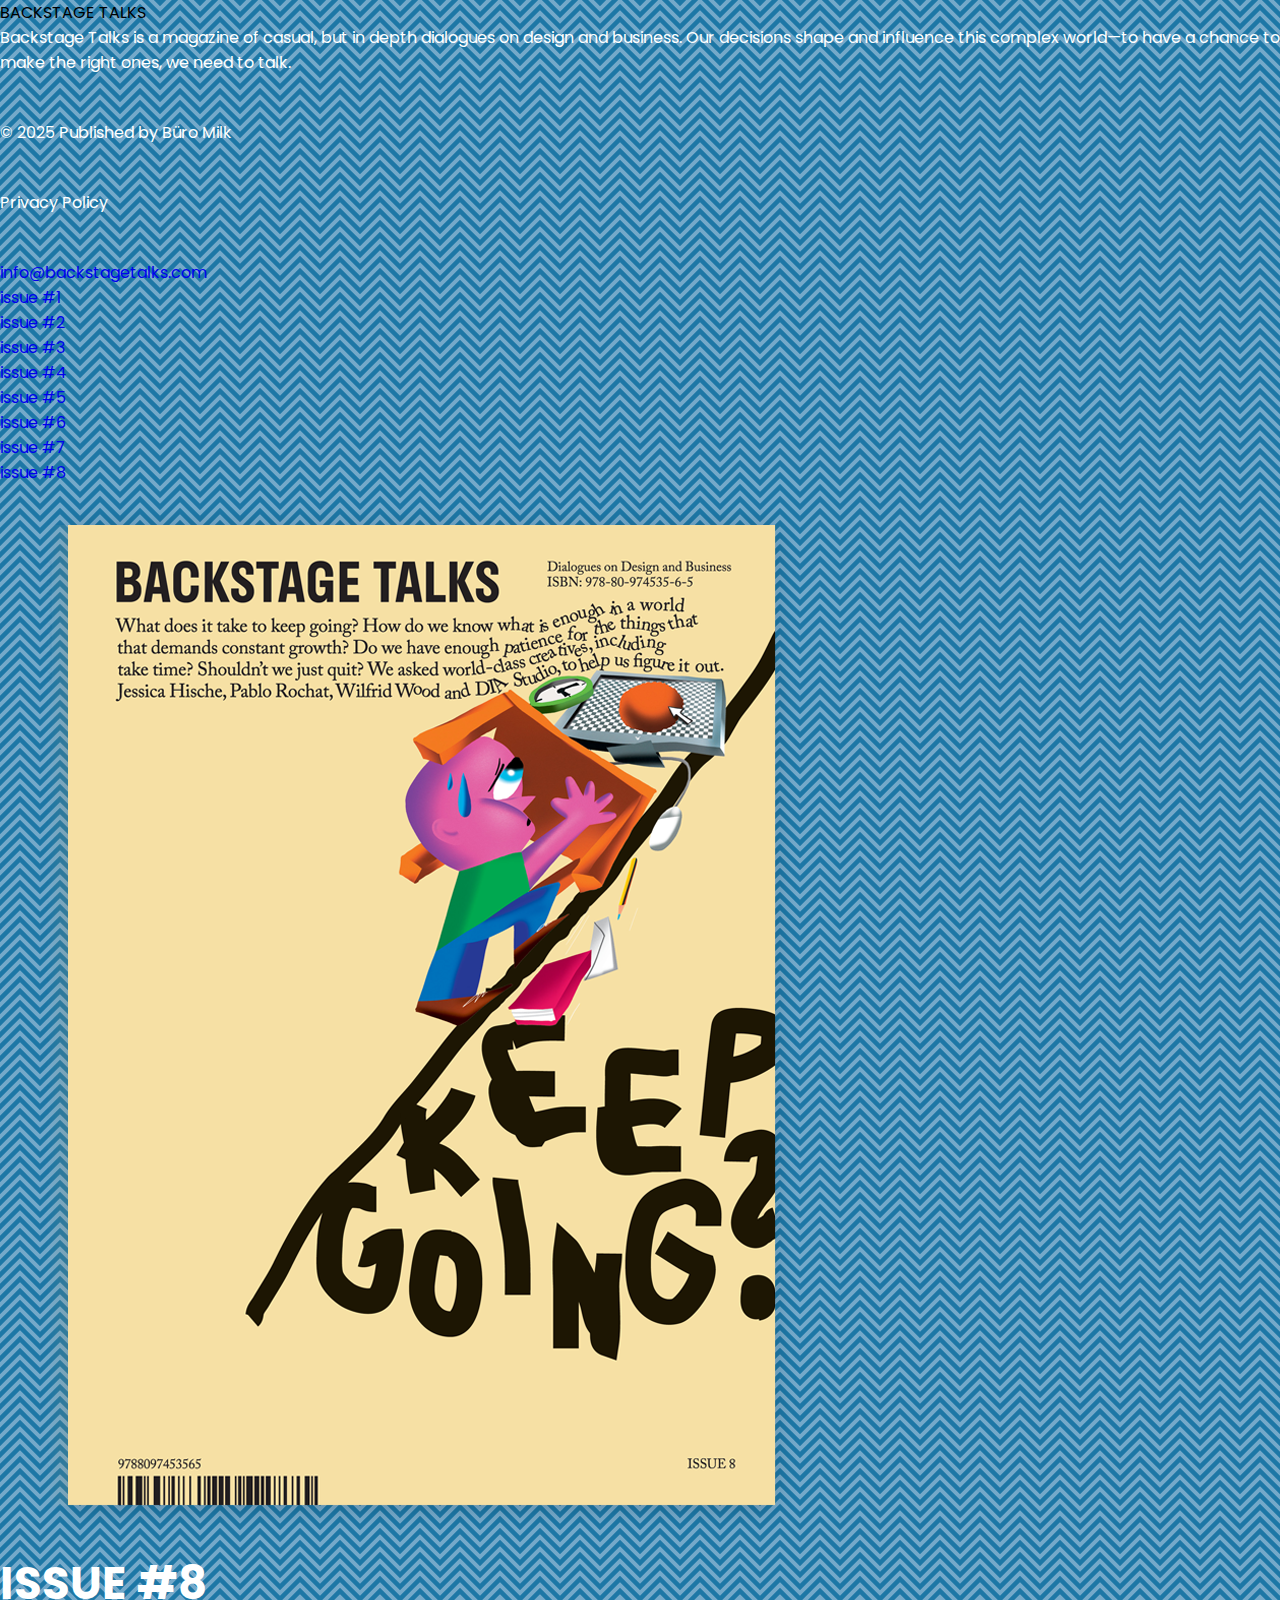
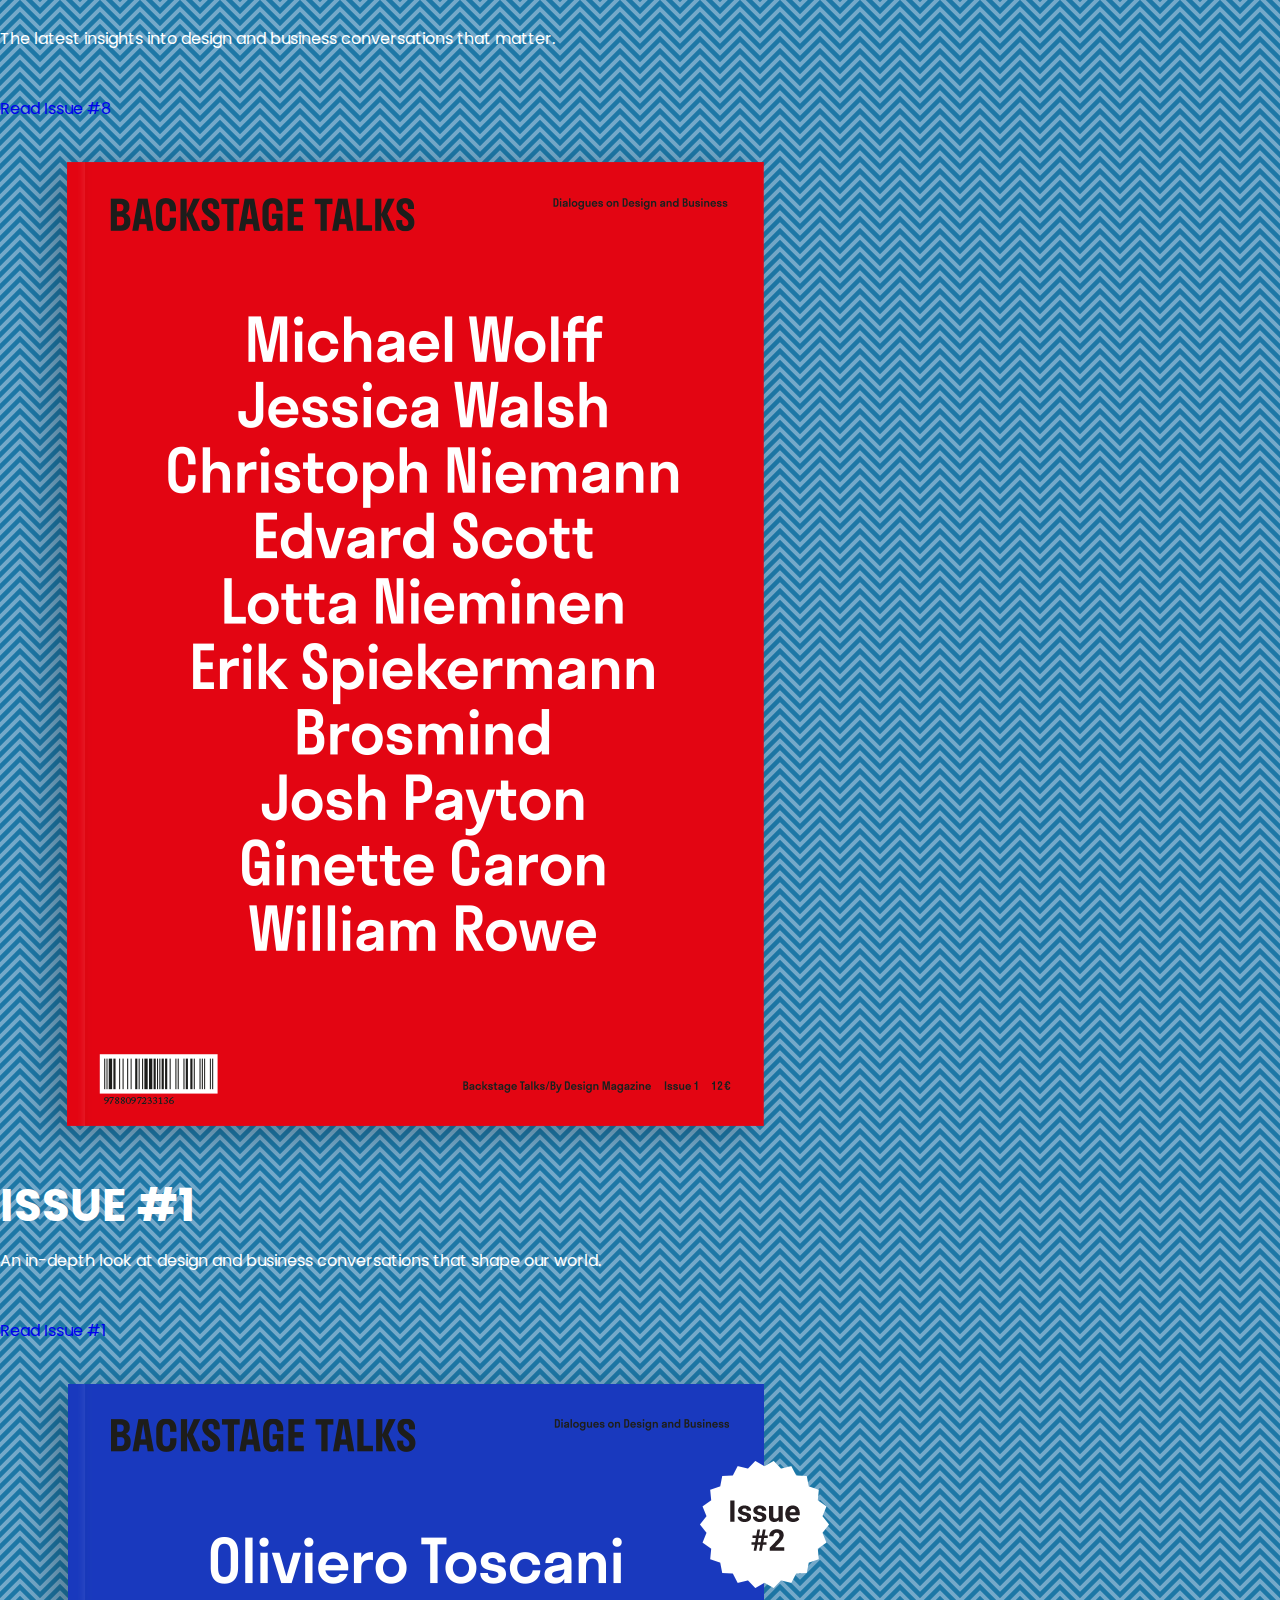
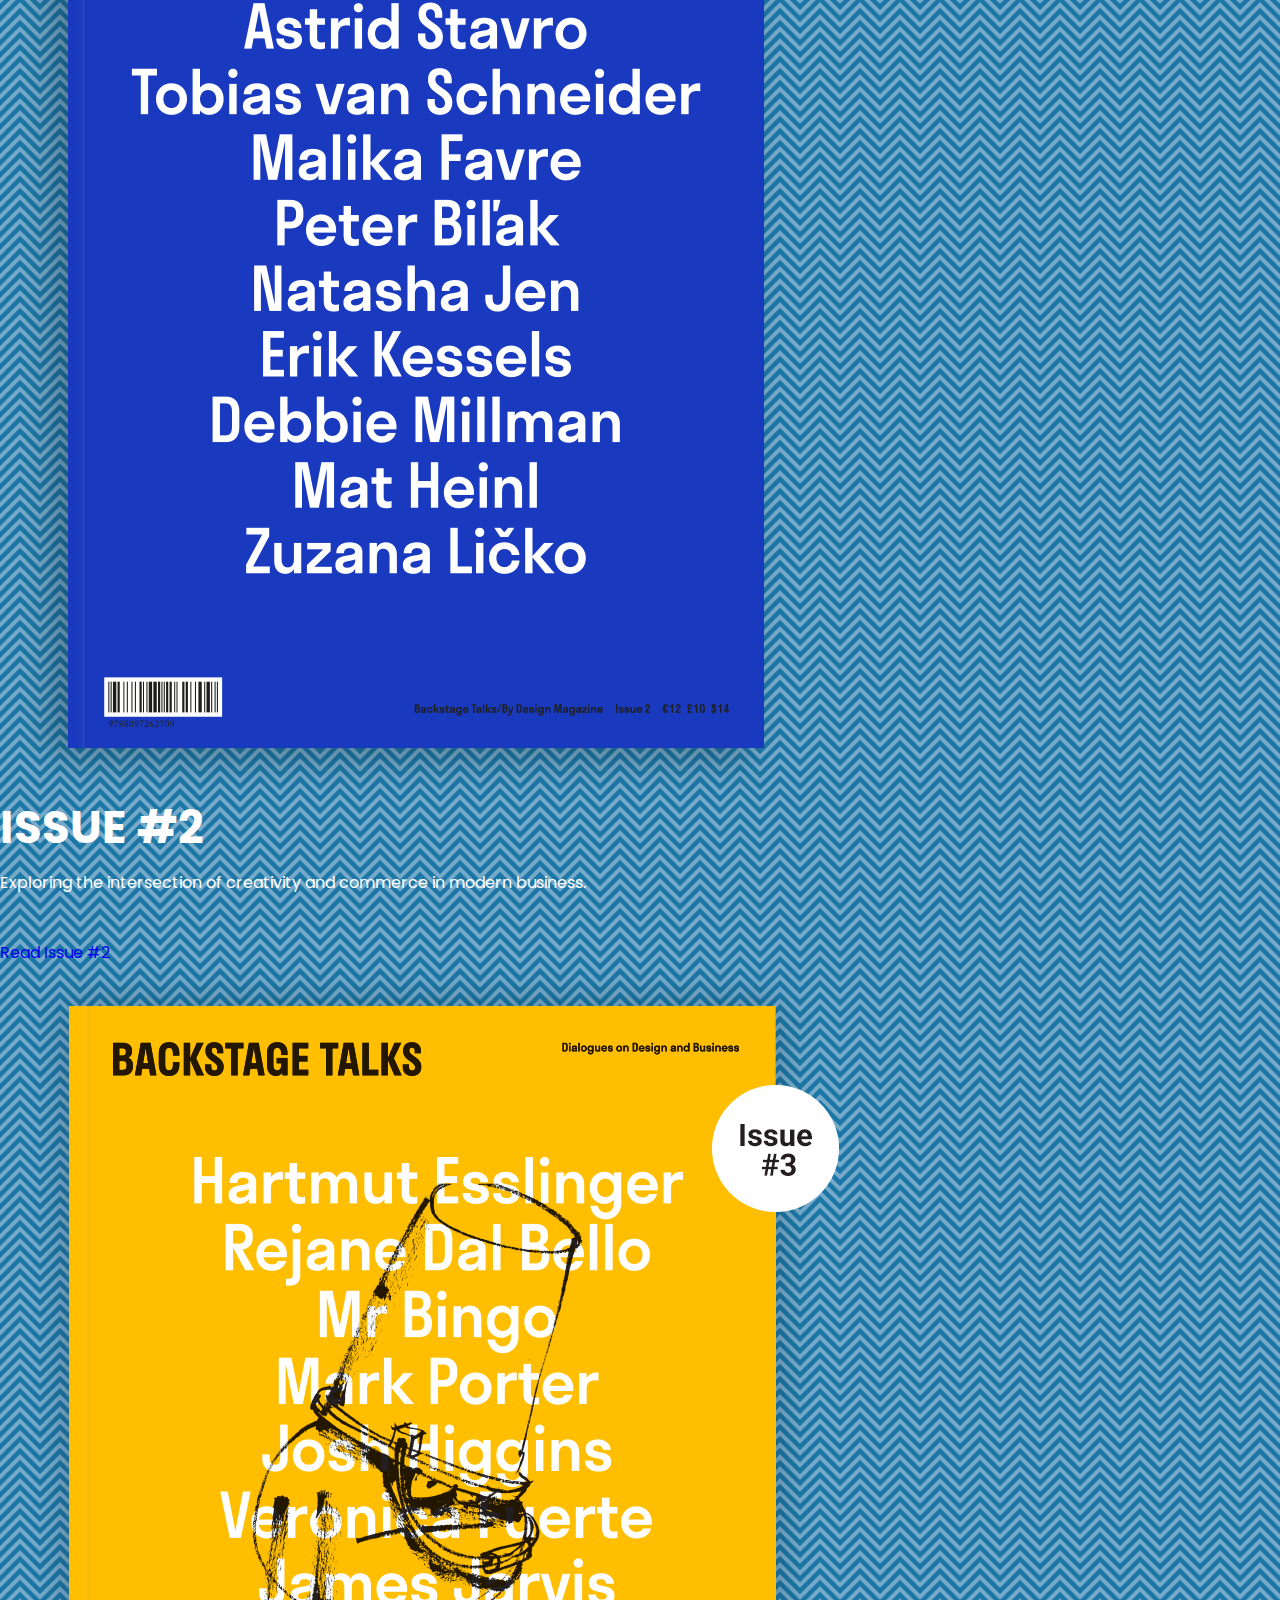
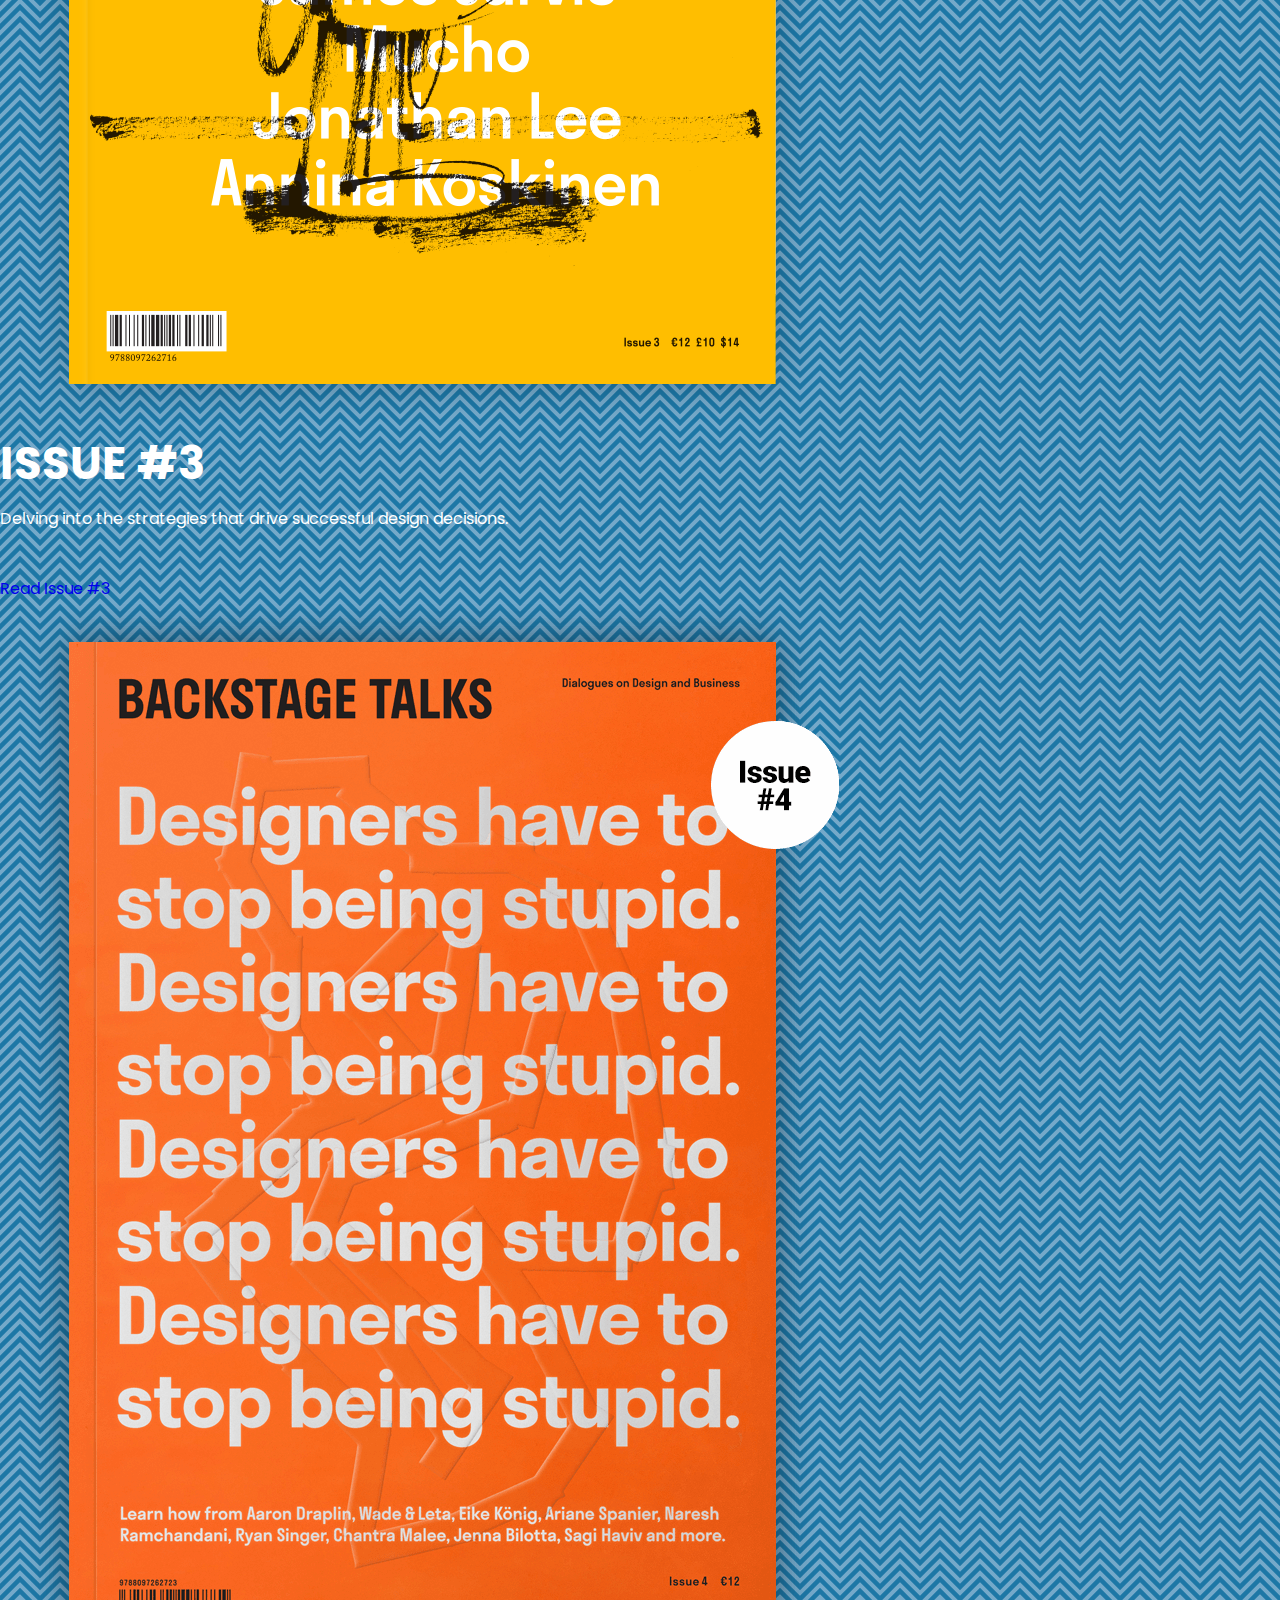
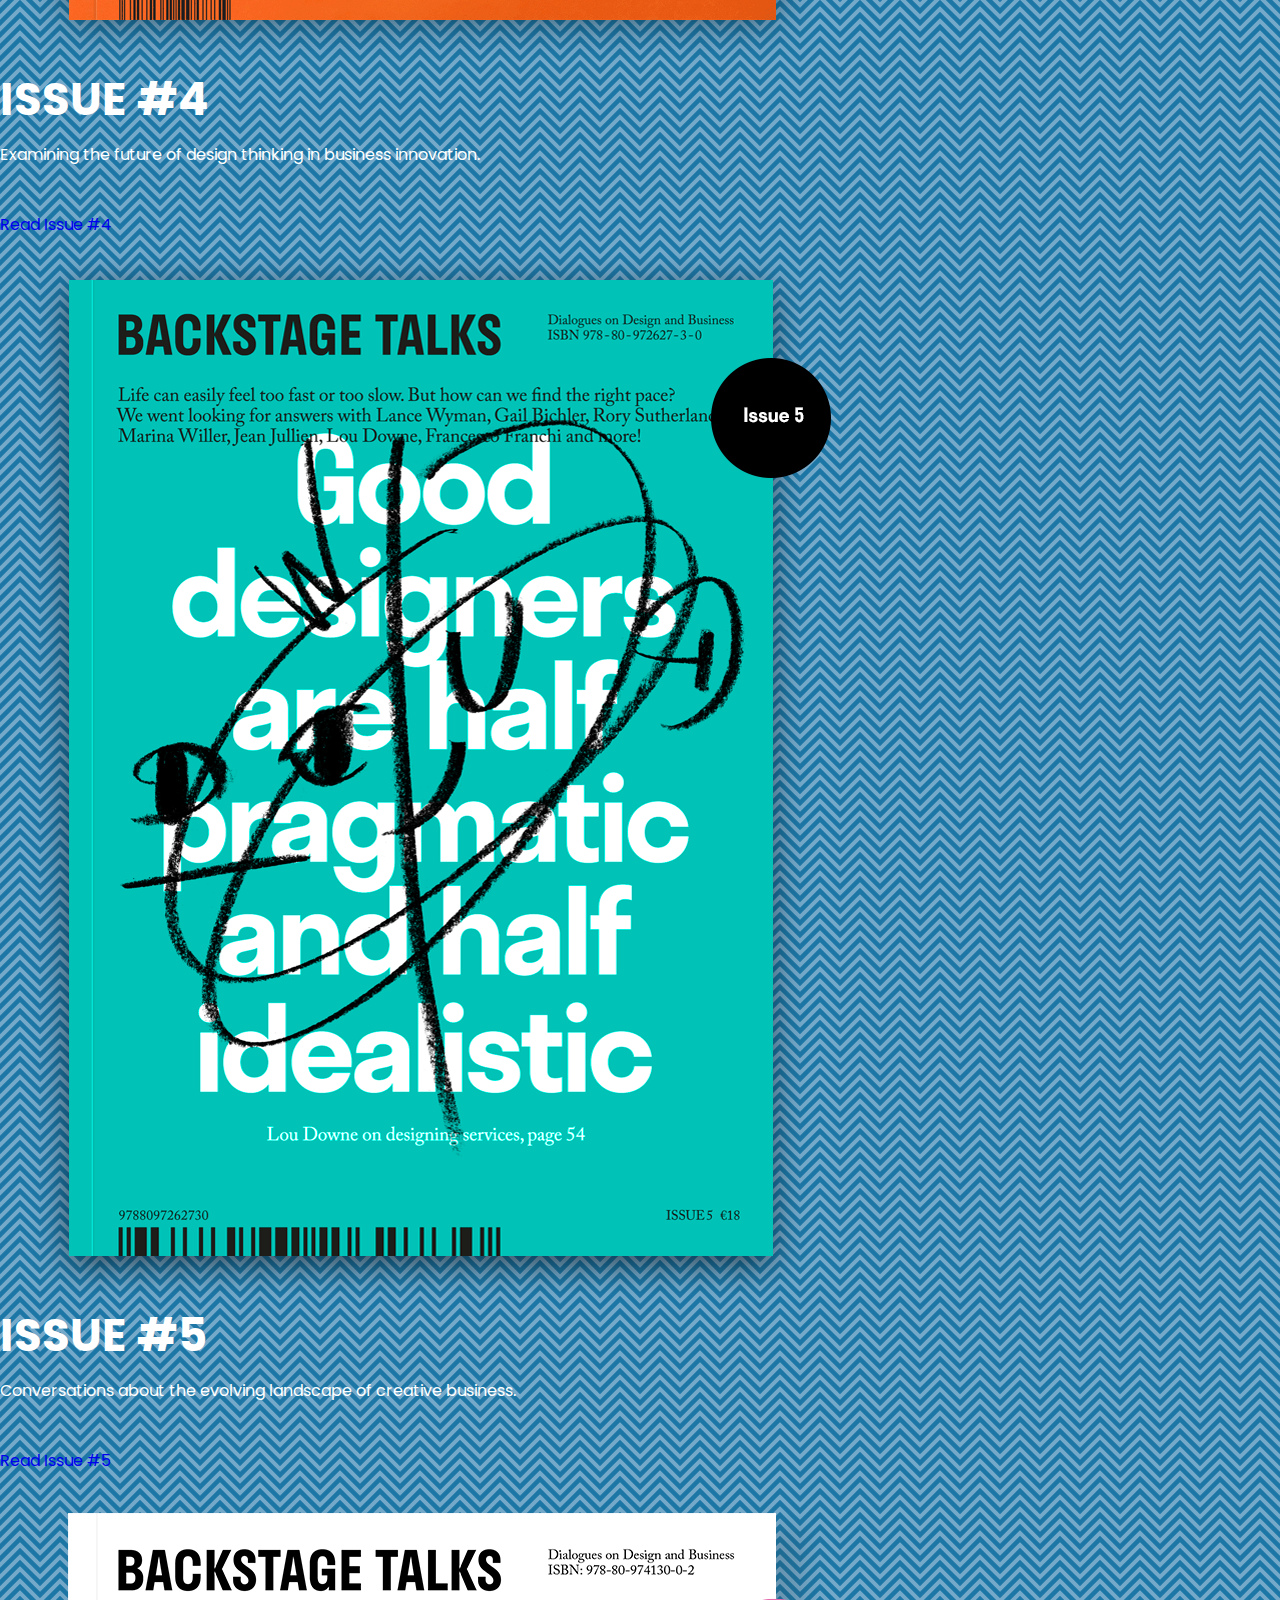
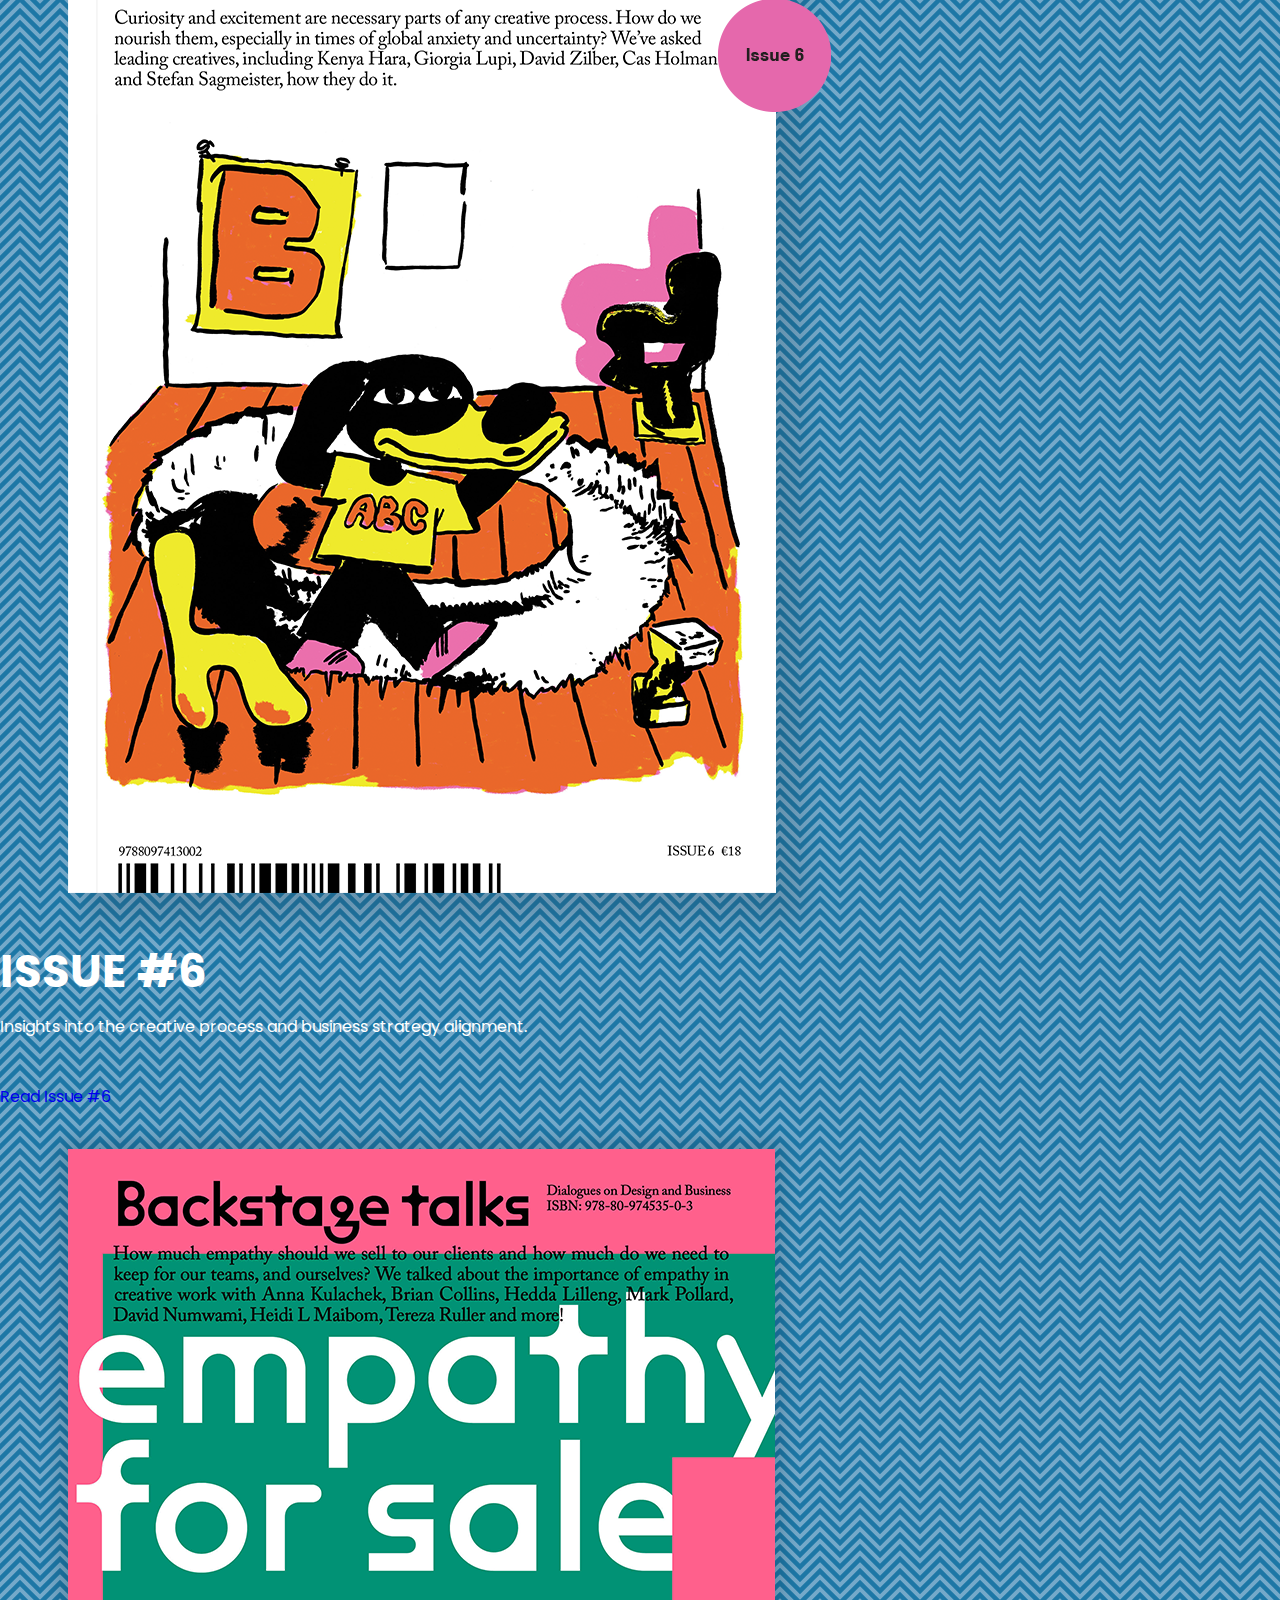
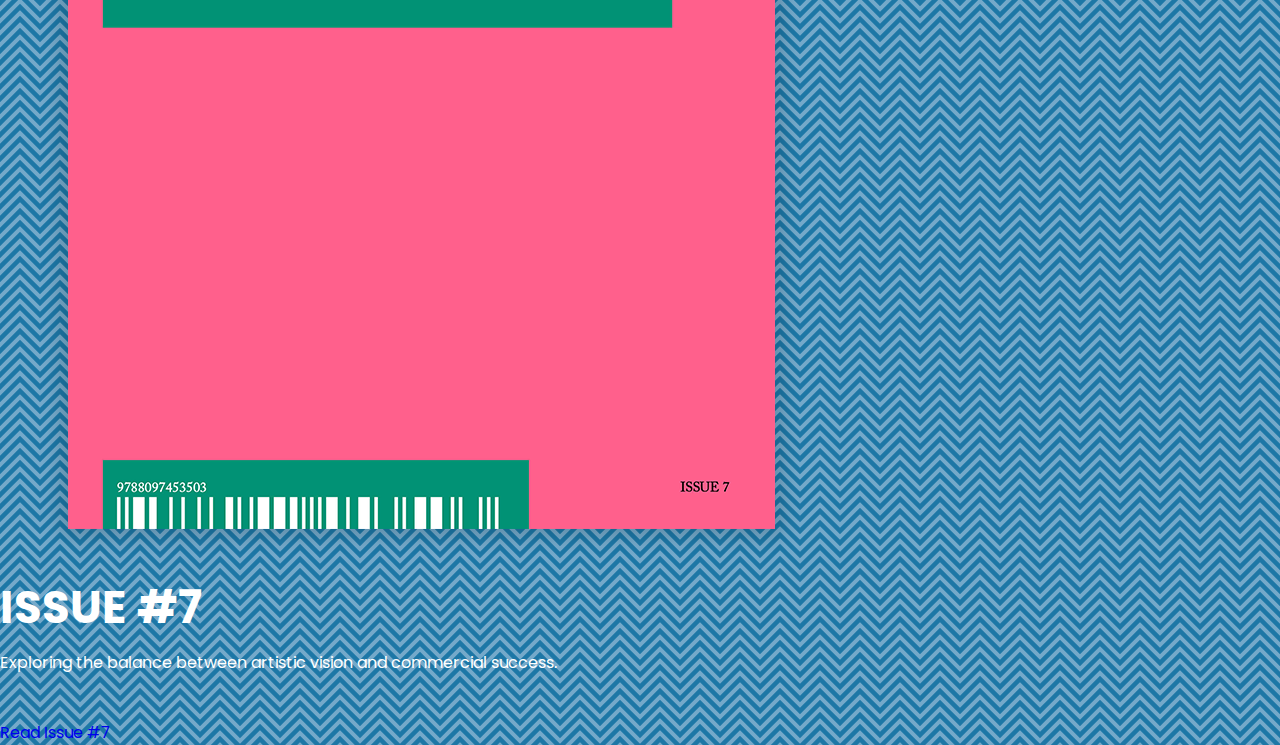
<file: index2/index.html>
<!DOCTYPE html>
<html lang="es">

<head>
    <meta charset="UTF-8">
    <meta name="viewport" content="width=device-width, initial-scale=1.0">
    <title>Backstage Talks Clone</title>
    <link rel="stylesheet" href="style.css">
</head>

<body>
    <main class="main">
        <!-- Elementos fijos laterales -->
        <div class="fixed-left">
            <header class="cover-header">
                <div class="logo-placeholder">BACKSTAGE TALKS</div>
            </header>
            <footer class="cover-footer">
                <p class="back">
                    Backstage Talks is a magazine of casual, but in depth dialogues on
                    design and business. Our decisions shape and influence this
                    complex world—to have a chance to make the right ones, we need to
                    talk.
                </p>
                <p class="marca">© 2025 Published by Büro Milk</p>
                <p class="privacy">Privacy Policy</p>
            </footer>
        </div>

        <div class="fixed-right">
            <div class="contact">
                <a href="mailto:info@backstagetalks.com">info@backstagetalks.com</a>
            </div>
            <nav>
                <ul>
                    <li><a href="#" class="nav-link" data-issue="1">issue #1</a></li>
                    <li><a href="#" class="nav-link" data-issue="2">issue #2</a></li>
                    <li><a href="#" class="nav-link" data-issue="3">issue #3</a></li>
                    <li><a href="#" class="nav-link" data-issue="4">issue #4</a></li>
                    <li><a href="#" class="nav-link" data-issue="5">issue #5</a></li>
                    <li><a href="#" class="nav-link" data-issue="6">issue #6</a></li>
                    <li><a href="#" class="nav-link" data-issue="7">issue #7</a></li>
                    <li><a href="#" class="nav-link active" data-issue="8">issue #8</a></li>
                </ul>
            </nav>
        </div>

        <!-- Primera sección: Issue #8 -->
        <div class="cover issue-8" id="issue8">
            <div class="issue-content">
                <div class="issue-image">
                    <img src="img/issue_8.png" alt="Issue #8" class="issue-img">
                </div>
                <div class="issue-info">
                    <h2 class="issue-title">ISSUE #8</h2>
                    <p class="issue-description">The latest insights into design and business conversations that matter.</p>
                    <a href="#" class="issue-link">Read Issue #8</a>
                </div>
            </div>
        </div>

        <!-- Issues individuales -->
        <div class="cover issue-cover issue-1" id="issue1">
            <div class="issue-content">
                <div class="issue-image">
                    <img src="img/issue_1.png" alt="Issue #1" class="issue-img">
                </div>
                <div class="issue-info">
                    <h2 class="issue-title">ISSUE #1</h2>
                    <p class="issue-description">An in-depth look at design and business conversations that shape our world.</p>
                    <a href="#" class="issue-link">Read Issue #1</a>
                </div>
            </div>
        </div>

        <div class="cover issue-cover issue-2" id="issue2">
            <div class="issue-content">
                <div class="issue-image">
                    <img src="img/issue_2.png" alt="Issue #2" class="issue-img">
                </div>
                <div class="issue-info">
                    <h2 class="issue-title">ISSUE #2</h2>
                    <p class="issue-description">Exploring the intersection of creativity and commerce in modern business.</p>
                    <a href="#" class="issue-link">Read Issue #2</a>
                </div>
            </div>
        </div>

        <div class="cover issue-cover issue-3" id="issue3">
            <div class="issue-content">
                <div class="issue-image">
                    <img src="img/issue_3.png" alt="Issue #3" class="issue-img">
                </div>
                <div class="issue-info">
                    <h2 class="issue-title">ISSUE #3</h2>
                    <p class="issue-description">Delving into the strategies that drive successful design decisions.</p>
                    <a href="#" class="issue-link">Read Issue #3</a>
                </div>
            </div>
        </div>

        <div class="cover issue-cover issue-4" id="issue4">
            <div class="issue-content">
                <div class="issue-image">
                    <img src="img/issue_4.png" alt="Issue #4" class="issue-img">
                </div>
                <div class="issue-info">
                    <h2 class="issue-title">ISSUE #4</h2>
                    <p class="issue-description">Examining the future of design thinking in business innovation.</p>
                    <a href="#" class="issue-link">Read Issue #4</a>
                </div>
            </div>
        </div>

        <div class="cover issue-cover issue-5" id="issue5">
            <div class="issue-content">
                <div class="issue-image">
                    <img src="img/issue_5.png" alt="Issue #5" class="issue-img">
                </div>
                <div class="issue-info">
                    <h2 class="issue-title">ISSUE #5</h2>
                    <p class="issue-description">Conversations about the evolving landscape of creative business.</p>
                    <a href="#" class="issue-link">Read Issue #5</a>
                </div>
            </div>
        </div>

        <div class="cover issue-cover issue-6" id="issue6">
            <div class="issue-content">
                <div class="issue-image">
                    <img src="img/issue_6.png" alt="Issue #6" class="issue-img">
                </div>
                <div class="issue-info">
                    <h2 class="issue-title">ISSUE #6</h2>
                    <p class="issue-description">Insights into the creative process and business strategy alignment.</p>
                    <a href="#" class="issue-link">Read Issue #6</a>
                </div>
            </div>
        </div>

        <div class="cover issue-cover issue-7" id="issue7">
            <div class="issue-content">
                <div class="issue-image">
                    <img src="img/issue_7.png" alt="Issue #7" class="issue-img">
                </div>
                <div class="issue-info">
                    <h2 class="issue-title">ISSUE #7</h2>
                    <p class="issue-description">Exploring the balance between artistic vision and commercial success.</p>
                    <a href="#" class="issue-link">Read Issue #7</a>
                </div>
            </div>
        </div>

    </main>

    <script src="script.js"></script>
</body>

</html>
</file>
<file: index2/style.css>
@import url('https://fonts.googleapis.com/css2?family=Poppins:wght@400;500;600;700;800&display=swap');

* {
    margin: 0;
    padding: 0;
    box-sizing: border-box;
    text-decoration: none;
    list-style: none;
}

body {
    background-color: #1d77a6;
background-image: url("data:image/svg+xml,%3Csvg width='40' height='12' viewBox='0 0 40 12' xmlns='http://www.w3.org/2000/svg'%3E%3Cpath d='M0 6.172L6.172 0h5.656L0 11.828V6.172zm40 5.656L28.172 0h5.656L40 6.172v5.656zM6.172 12l12-12h3.656l12 12h-5.656L20 3.828 11.828 12H6.172zm12 0L20 10.172 21.828 12h-3.656z' fill='%23f8f4fe' fill-opacity='0.4' fill-rule='evenodd'/%3E%3C/svg%3E");
    font-family: 'Poppins', sans-serif;
}

.container {
    max-width: 1200px;
    margin: 0 auto;
}

.header {
    display: flex;
    align-items: center;
    min-height: 70vh;
    position: relative;
}

.menu {
    position: absolute;
    top: 0;
    left: 0;
    right: 0;
    display: flex;
    align-items: center;
    justify-content: space-between;
    z-index: 1000;
}

.logo {
    font-size: 25px;
    color: #043575;
    text-transform: uppercase;
    font-weight: 800;
}

.menu .navbar ul li {
    position: relative;
    float: left;
}

.menu .navbar ul li a {
    font-size: 18px;
    padding: 20px;
    font-weight: 600;
    color: #ffffff;
    display: block;
}

.menu .navbar ul li a:hover {
    color: #1368a0;
}

#menu {
    display: none;
}

.menu-icono {
    width: 25px;
    
}

.menu label {
    cursor: pointer;
    display: none;
}
.submenu{
    position: relative;
}
.submenu #carrito {
    display: none;
}

.submenu:hover #carrito {
    display: block;
    position: absolute;
    right: 0;
    backdrop-filter: blur(10px);
    top: 100%;
    z-index: 1;
    background-color: #93b5dd;
    padding: 20px;
    min-width: 400px;
    box-shadow: 0 0 20px rgba(0, 0, 0, 0.2);
}

table {
    width: 100%;
}

th, td {
    color: #ffffff;
}

.borrar {
    background-color: #0d2975;
    border-radius: 50%;
    padding: 5px 10px;
    text-decoration: none;
    color: #ffffff;
    font-weight: 800;
}

.bg {
    position: absolute;
    width: 700px;
    top: 0;
    right: 0;
    z-index: -1;
}

.header-content {
    display: flex;
    align-items: center;
}

.header-txt {
    width: 50%;
    margin-right: 50px;
}

.header-txt h1 {
    font-size: 55px;
    line-height: 65px;
    color: #ffffff;
    margin-bottom: 45px;
}

.header-txt p {
    font-size: 16px;
    color: #ffffff;
    margin-bottom: 45px;
}

.header-txt span {
    color: #0c3f8bb0;
}

.btn-1 {
    display: inline-block;
    padding: 13px 45px;
    border-radius: 25px;
    background-color: #0020257c;
    font-size: 16px;
    color: #ffffff;
    text-transform: capitalize;
    box-shadow: 0 0 20px rgba(0, 0, 0, 0.2);
}

.btn-1:hover {
    background-color: #4c71ec56;
}

.header-img {
    width: 30%;
    height: 120px;
    text-align: right;
}

.header-img img {
    width: 650px;
}
.breakfast {
    padding: 50px 0;
}
h2 {
    font-size: 45px;
    line-height: 55px;
    color: #ffffff;
    margin-bottom: 15px;
}
p {
    font-size: 16px;
    color: #ffffff;
    margin-bottom: 45px;
}
.breakfast-content {
    display: flex;
    justify-content: space-between;
}
.breakfast-1 {
    display: flex;
    align-items: center;
    background-color: #071e31;
    padding: 10px;
    border-radius: 15px;
    width: 200px;
    box-shadow: 0 0 20px rgba(0, 0, 0, 0.2);
}
.breakfast-1 h3 {
    font-size: 16px;
    color: #ffffff;
    font-weight: 600;

}
.breakfast-1 img {
    width: 50px;
    margin-right: 25px;
}
.info {
    padding: 100px 0;
    position: relative;
}
.bg-2 {
    position: absolute;
    width: 300px;
    z-index: -1;
    top: 50px;

}
.info-content {
    display: flex;
    align-items: center;

}
.info-img {
    width: 50%;
    text-align: right;
    
}
.info-img img {
    width: 450px;
    margin-left: -50px;
    border-radius: 15px;
    opacity: 10px;
}
.info-txt {
    width: 50%;
}
.products {
    padding: 0 0 50px 0;
    text-align: center;
}
.box-container {
    margin-top: 55px;
    display: grid;
    grid-template-columns: repeat(auto-fit,min-max(250px,1fr));
    gap: 20px;
}
.box {
    border: 2px solid #11272c;
    padding: 20px;
    border-radius: 35px;
    z-index: 1000;
    box-shadow: 0 5px 10px rgba(0, 0, 0, 0.2);
}
.box:nth-child(1),
.box:nth-child(2),
.box:nth-child(3),
.box:nth-child(4) {
    display: inline-block;
}
.box img {
    width: 320px;
}
.product-txt h3 {
    font-size: 20px;
    color: #ffffff;
    margin-bottom: 10px;
}
.product-txt p {
    margin-bottom: 25px;
}
.precio {
    font-size: 30px;

    color: #202763;
}
.btn-2 {
    background-color: #172a2e7c;
    margin-top: 50px;
    display: inline-block;
    padding: 13PX 35PX;
    border-radius: 25PX;
    color: #ffffff;
    font-size: 16PX;
    cursor: pointer;
    box-shadow: 0 50PX 10 rgba(0, 0, 0, 0.2);
}
.btn-2:hover {
    background-color: #2f3b7eda;
}
.btn-3 {
    display: inline-block;
    padding: 5PX 25PX;
    background-color: #0e181a7c;
    color: #ffffff;
    border-radius: 10px;

}
.btn-3:hover {
    background-color: #10151bda;
}
.app {
    padding: 30px 0;
    display: flex;
    align-items: center;

}
.app-txt {
    width: 50%;
}
.descarga {
    display: flex;
    background-color: #ffffff;
    margin-right: 200px;
    margin-left: 100px;
    border-radius: 5px;
}
.descarga img {
    width: 150px;
}
.app-img {
    width: 50%;
    text-align:center;
}
.app-img img {
    width: 450px;

}
.footer {
    padding: 50px 0;
    background-color: #05162c;
}
.footer-content {
    display: flex;
    justify-content: space-between;
}
.link h3 {
    font-size: 18px;
    margin-bottom: 15px;
    color: #ffffff;
}
.link a {
    color: #ffffff;
    font-size: 16px;
    display: block;
    margin-bottom: 10px;
}
img {
    border-radius: 15px;
}
#img-carrito {
    font-size: 30px;

}
@media (max-width:991px) {

    .menu {
        padding: 20px;

    }
    .menu label {
        display: initial;
    }
    .menu .navbar {
        position: absolute;
        top: 100%;
        left: 0;
        right: 0;
        background-color: #0c5679;
        display: none;
    }
    .menu .navbar ul li {
        width: 100%;
    }
    .menu .navbar ul li a:hover {
        color: #534b4b;
    }
    .logo {
        display: none;
    }
    #menu:checked ~ .navbar {
        display: initial;
    }
    .submenu:hover #carrito {
        width: 100%;
    }

    .bg {
        display: none;
    }
    .header-content {
        padding: 100px 30px 30px 30px;
        flex-direction: column;
    }
    
    .header-txt {
        text-align: center;
        width: 100%;
        margin: 0 0 25px 0;
    }
    .header-txt h1 {
        font-size: 45px;
        line-height: 55px;
        margin-bottom: 20px;

    }
    .header-txt p {
        margin-bottom: 20px;

    }
    .header-img {
        width: 40%;
        height:auto;
        padding: 20px;
        text-align: center;
    }
    .header-img img {
        width: 300px;
    }
    .breakfast {
        padding: 30px;

    }
    .breakfast-content {
        flex-direction: column;
        align-items: center;
        margin-top: 100px;
    }
    .breakfast-1 {
        justify-content: space-between;
        padding: 10px 55px;
        width: 100%;
        margin-bottom: 25px;

    }
    .info {
        padding: 30px;
    }
    .bg-2 {
        display: none;
    }
    .info-content {
        flex-direction: column;
    }
    .info-img {
        width: 250px;
        height: auto;
        padding-bottom: 20px;
        margin-left: 0;

    }
    .info-txt {
        width: 100%;
        text-align: center;
    }
    .products {
        padding: 30px;
    }
    .box-container {
        margin-top: 25px;
    }
    .app {
        flex-direction: column;
        padding: 30px;
    }
    .app-txt {
        width: 100%;
        text-align: center;
    }
    .descarga {
        flex-direction: column;
        align-items: center;
        margin-left: 140px;
        margin-right: 120px;
    }
    .app-img {
        width: 100%;
        text-align: center;
    }
    .app-img img {
        width: 300px;
    }
    .footer {
        padding: 30px;
    }
    .footer-content {
        flex-direction: column;
        align-items: center;
        text-align: center;

    }
    }
</file>
